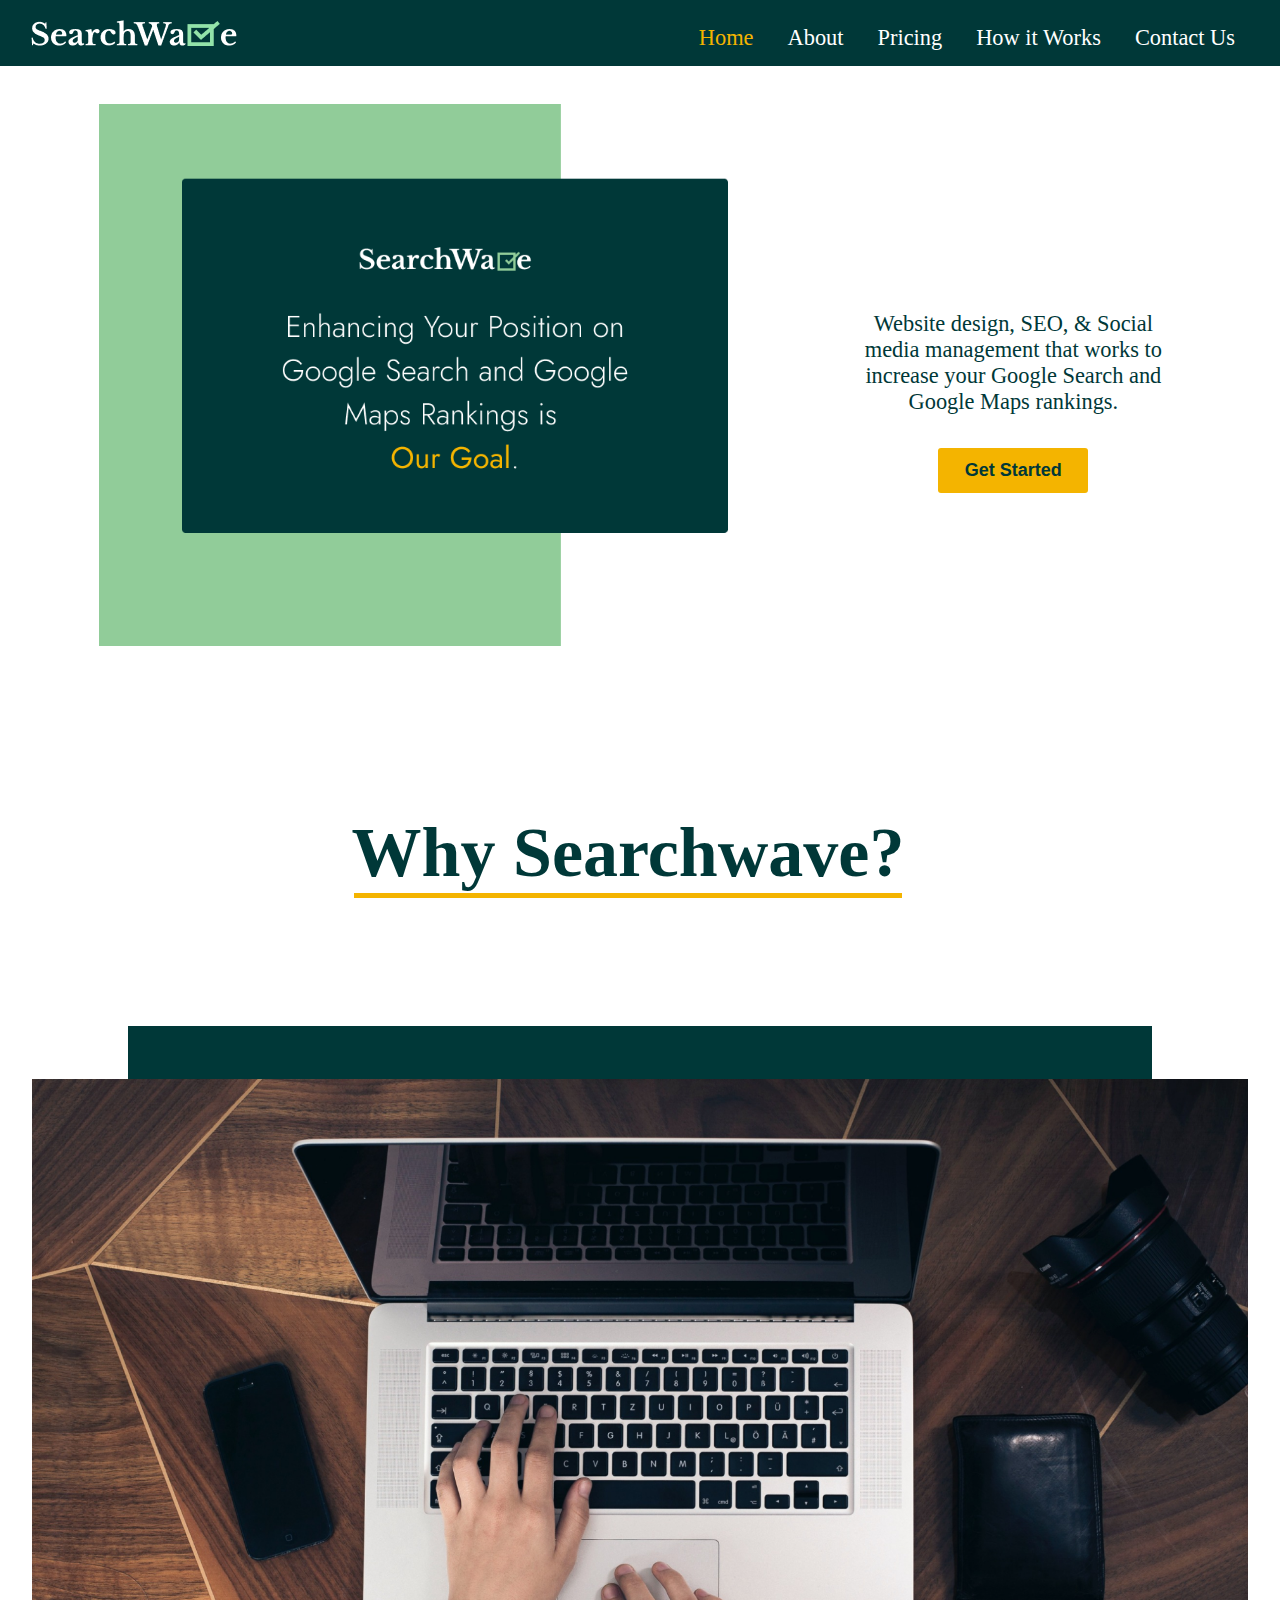
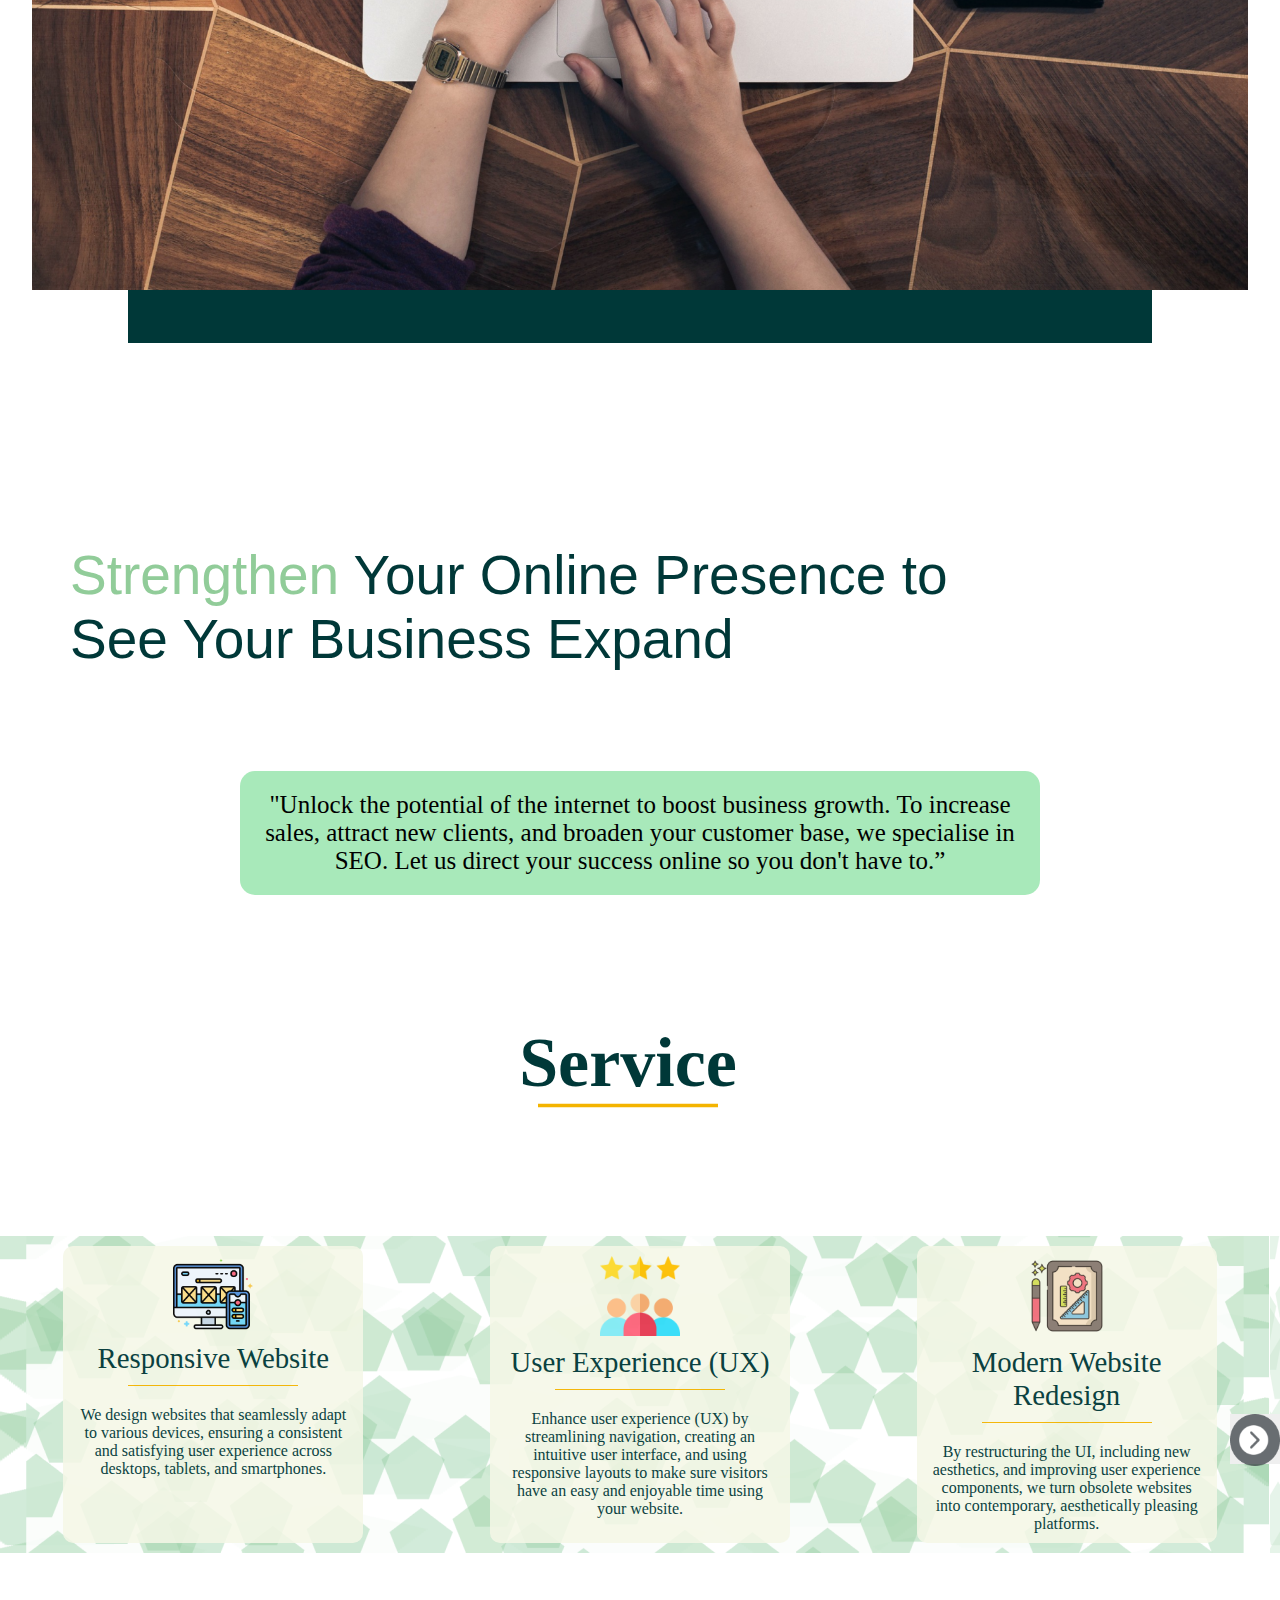
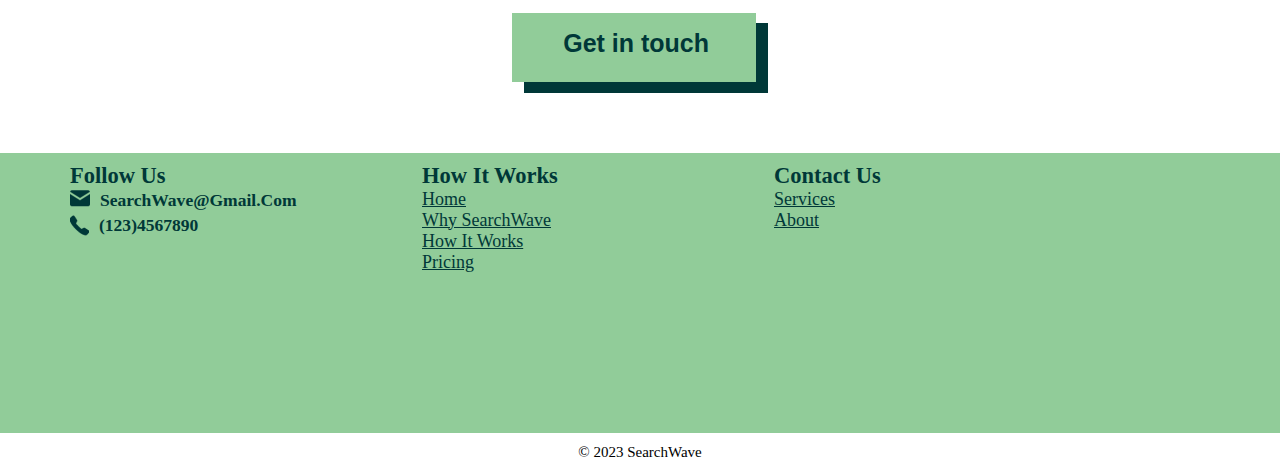
<file: index.html>
<!DOCTYPE html>
<html lang="en">

<head>
    <meta charset="UTF-8">
    <meta name="viewport" content="width=device-width, initial-scale=1.0">
    <link rel="preconnect" href="https://fonts.googleapis.com">
    <link rel="preconnect" href="https://fonts.gstatic.com" crossorigin>
    <link rel="stylesheet" href="style.css">
    <link rel="stylesheet" href="gobel.css">
    <title>Searchwave</title>
</head>

<body>
    <header>
        <div class="logo">
            <img src="image/logosm.png" alt="logo">
        </div>
        <div class="ham" id="menuIcon">
            <div class="bar bar1"></div>
            <div class="bar bar2"></div>
            <div class="bar bar3"></div>
        </div>
        <div class="nav">
            <ul>
                <li><a href="index.html" style="color: #F4B400;">Home</a></li>
                <li><a href="about.html">About</a></li>
                <li><a href="pricing.html">Pricing</a></li>
                <li><a href="howItWorks.html">How it Works</a></li>
                <li><a href="contact.html">Contact Us</a></li>
            </ul>
        </div>
    </header>
    <div class="dropDown" id="dropDownMenu">
        <div class="cancel" id="menuIcon">
            <div class="bar bar1"></div>
            <div class="bar bar2"></div>
        </div>
        <ul>
            <li><a href="index.html" style="color: #fff">Home</a></li>
            <li><a href="about.html">About</a></li>
            <li><a href="pricing.html">Pricing</a></li>
            <li><a href="demo.html">How it Works</a></li>
            <li><a href="contact.html">Contact Us</a></li>
        </ul>
    </div>
    <div class="hero">
        <div class="heroImg">
            <img src="image/heroimg.png" alt="heroImage">
        </div>
        <div class="heroContent">
            <div class="contentBox">
                <p>Website design, SEO, & Social media management that works to increase your Google Search and Google
                    Maps
                    rankings.</p>
            </div>
            <div class="btnBg">
                <button id="getbtn">Get Started</button>
            </div>
        </div>

    </div>
    <div class="whySearchwave">
        <h1>Why Searchwave?</h1>
        <img src="image/line.svg" class="line">
    </div>
    <div class="imgBox">
        <img src="image/imagbg.png" alt="Background Image" class="background-img">
        <img src="image/laptop.png" alt="Laptop Image" class="topImg">
    </div>
    <div class="strengthen-your-online-container">
        <span>Strengthen</span>
        <span class="span"> </span>
        <span class="your-online-presence">Your Online Presence to See Your Business Expand</span>
    </div>
    <div class="rectangle-div">
        <div class="unlock-the-potential">
            <p>
                "Unlock the potential of the internet to boost business growth. To
                increase sales, attract new clients, and broaden your customer base, we
                specialise in SEO. Let us direct your success online so you don't have
                to.”
            </p>
        </div>
    </div>
    <div class="whySearchwave">
        <h1>Service</h1>
        <img src="image/line.svg" style="width: 180px;">
    </div>
    <div class="container">
        <div class="card-container">
            <div class="card card1 showCard">
                <img class="service_icon" src="image/service-responsive.png" width=80px>
                <h1 class="serice-name">Responsive Website</h1>
                <div class="line"></div>
                <p class="service_content">We design websites that seamlessly adapt to various devices, ensuring a
                    consistent and
                    satisfying
                    user experience across
                    desktops, tablets, and smartphones.</p>
            </div>
            <div class="card card2">
                <img class="service_icon" src="image/servise-ux.png" width=80px>
                <h1 class="serice-name">User Experience (UX)</h1>
                <div class="line"></div>
                <p class="service_content">Enhance user experience (UX) by streamlining navigation, creating an
                    intuitive user interface, and using responsive
                    layouts to make sure visitors have an easy and enjoyable time using your website.
                </p>
            </div>
            <div class="card card3">
                <img class="service_icon" src="image/service-modern.png" width=80px>
                <h1 class="serice-name">Modern Website Redesign</h1>
                <div class="line"></div>
                <p class="service_content">By restructuring the UI, including new aesthetics, and improving user
                    experience components, we turn obsolete websites
                    into contemporary, aesthetically pleasing platforms.</p>

            </div>
            <div class="card card4 hidden">
                <img class="service_icon" src="image/service-seo.png" width=80px>
                <h1 class="serice-name">SEO and Performance</h1>
                <div class="line"></div>
                <p class="service_content">We provide a comprehensive SEO solution that includes on-page and off-page
                    optimisation, keyword research, content
                    improvement, and performance optimisation to improve user experience and rankings.
                </p>
            </div>
        </div>
        <button id="show-more-button" class="left-top"><img src="image/button.png" alt="Button Image"
                style="width: 50px;"></button>
        <button id="show-more-button" class="right-top"><img src="image/button2.png" alt="Button Image"
                style="width: 50px;"></button>

    </div>
    <div class="footer">
        <div class="upperFooter">
            <button class="getBtn" id="getbtn">
                <div class="getBtn-child"></div>
                <div class="getBtn-item"></div>
                <a class="get-in-touch" href="contact.html">Get in touch</a>
            </button>
        </div>
        <div class="sitemap">
            <div class="follow-us-parent">
                <h2>Follow Us</h2>
                <div class="mail">
                    <div class="img"><img src="image/mail.png" alt="email"></div>
                    <h3 class="email" style="margin-left:10px;">searchWave@gmail.com</h3>
                </div>
                <div class="phone">
                    <img src="image/phone.png">
                    <h3 style="margin-left:10px;">(123)4567890</h3>

                </div>
            </div>
            <div class="link">
                <h2>How it works</h2>
                <a href="/">Home</a>
                <a href="/">Why SearchWave</a>
                <a href="howItWorks.html">How it works</a>
                <a href="pricing.html">Pricing</a>
            </div>
            <div class="link">
                <h2>Contact Us</h2>
                <a href="/">Services</a>
                <a href="about.html">About</a>
            </div>
        </div>
        <div class="bottom">
            <h5>© 2023 SearchWave</h5>
        </div>

    </div>
    <script src="index.js"></script>
</body>

</html>
</file>
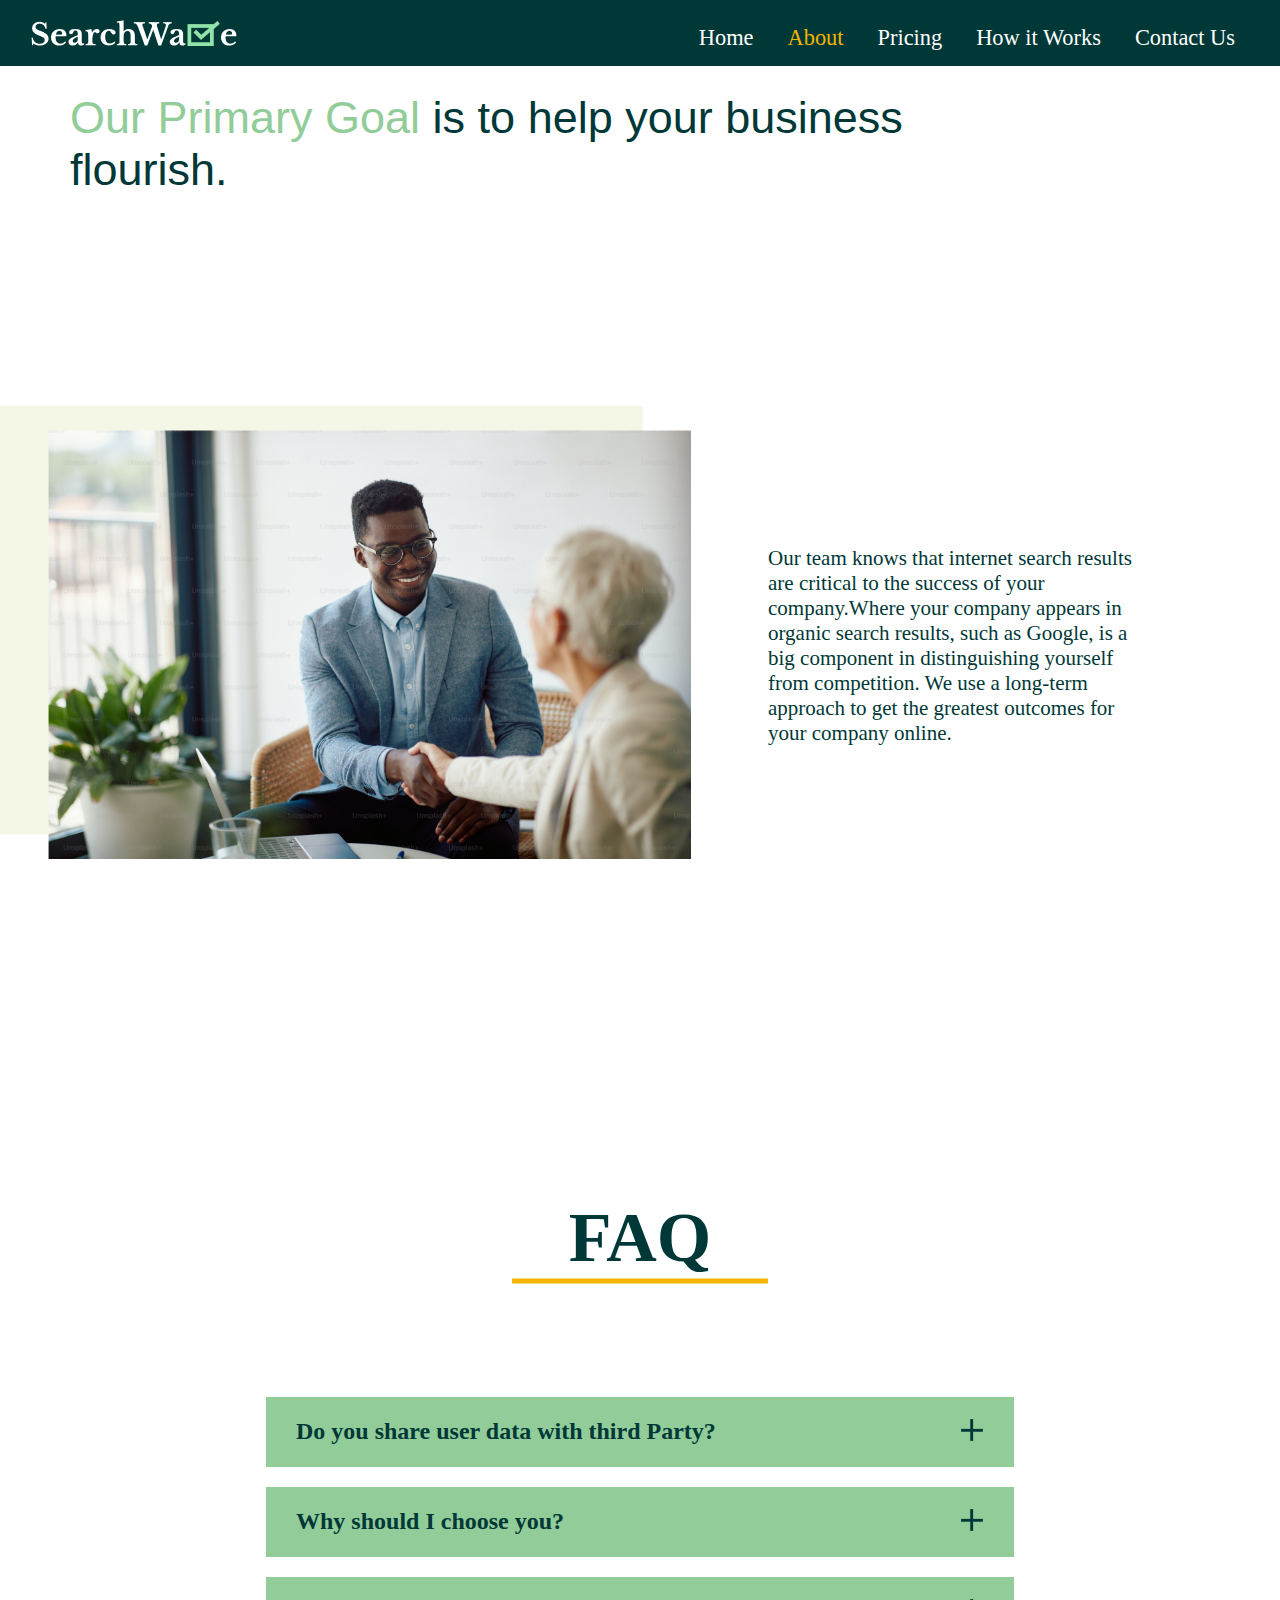
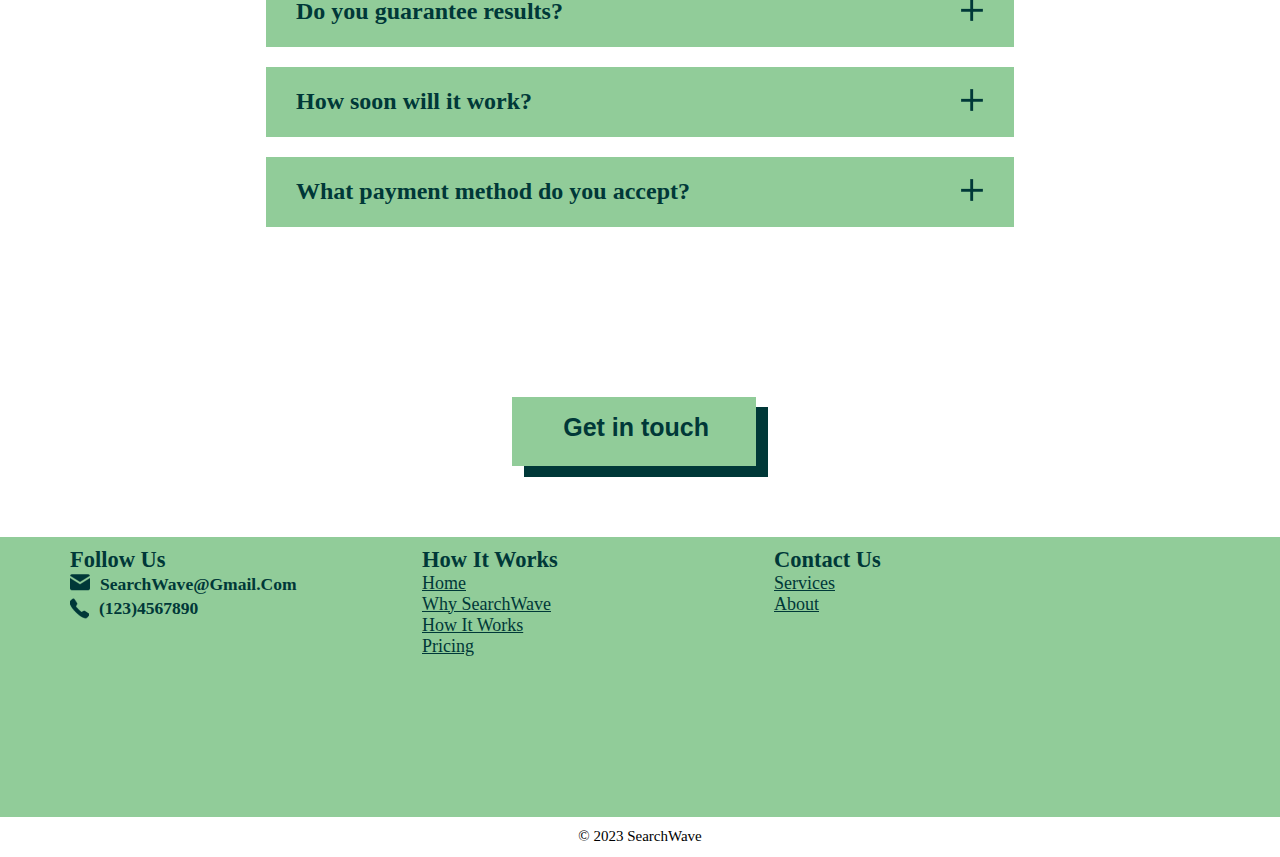
<file: about.html>
<!DOCTYPE html>
<html lang="en">

<head>
    <meta charset="UTF-8">
    <meta name="viewport" content="width=device-width, initial-scale=1.0">
    <link rel="stylesheet" href="about.css">
    <link rel="stylesheet" href="gobel.css">
    <title>About</title>
</head>

<body>
    <header>
        <div class="logo">
            <img src="image/logosm.png" alt="logo">
        </div>
        <div class="ham" id="menuIcon">
            <div class="bar bar1"></div>
            <div class="bar bar2"></div>
            <div class="bar bar3"></div>
        </div>
        <div class="nav">
            <ul>
                <li><a href="index.html">Home</a></li>
                <li><a href="about.html" style="color: #F4B400;">About</a></li>
                <li><a href="pricing.html">Pricing</a></li>
                <li><a href="howItWorks.html">How it Works</a></li>
                <li><a href="contact.html">Contact Us</a></li>
            </ul>
        </div>
    </header>
    <div class="dropDown" id="dropDownMenu">
        <div class="cancel" id="menuIcon">
            <div class="bar bar1"></div>
            <div class="bar bar2"></div>
        </div>
        <ul>
            <li><a href="index.html">Home</a></li>
            <li><a href="about.html" style="color: #fff">About</a></li>
            <li><a href="pricing.html">Pricing</a></li>
            <li><a href="demo.html">How it Works</a></li>
            <li><a href="contact.html">Contact Us</a></li>
        </ul>
    </div>
    <div class="strengthen-your-online-container">
        <span>Our Primary Goal</span>
        <span class="span"> </span>
        <span class="your-online-presence"> is to help your business flourish.</span>
    </div>
    <div class="hero">
        <div class="heroimg"><img src="image/about.png"></div>
        <div class="aboutText">
            Our team knows that internet search results are critical to the success of your company.Where your
            company appears in
            organic search results, such as Google, is a big component in distinguishing yourself from competition.
            We use a
            long-term approach to get the greatest outcomes for your company online.
        </div>
    </div>
    <div class="whySearchwave">
        <h1>FAQ</h1>
        <img src="image/line.svg">
    </div>
    <div class="faqBox">
        <div class="faq-card">
            <div class="question">
                <h2>Do you share user data with third Party?</h2>
                <div class="img">
                    <img src="image/FAQ_add.png" alt="add icon">
                </div>
            </div>
            <div class="answer">
                <p>No, we do not share user data with third parties. Your privacy and data security are our top
                    priorities.</p>
            </div>
        </div>
        <div class="faq-card">
            <div class="question">
                <h2>Why should I choose you?</h2>
                <div class="img">
                    <img src="image/FAQ_add.png" alt="add icon">
                </div>
            </div>
            <div class="answer">
                <p>Our clients find satisfaction in our commitment to delivering on our promises, our accessibility
                    through a simple phone
                    call, and our genuine concern for achieving positive results.</p>
            </div>
        </div>
        <div class="faq-card">
            <div class="question">
                <h2>Do you guarantee results?</h2>
                <div class="img">
                    <img src="image/FAQ_add.png" alt="add icon">
                </div>
            </div>
            <div class="answer">
                <p>We assure our commitment to fulfilling our promises, but we cannot guarantee specific Google
                    placements or results for
                    your website and business, as only Pay-Per-Click ads offer precise placements based on budget.
                    Beware of anyone making
                    contrary claims.</p>
            </div>
        </div>
        <div class="faq-card">
            <div class="question">
                <h2>How soon will it work?</h2>
                <div class="img">
                    <img src="image/FAQ_add.png" alt="add icon">
                </div>
            </div>
            <div class="answer">
                <p>Achieving high organic search rankings involves numerous variables, with visible progress typically
                    evident within a few
                    months. We employ Google Analytics to monitor your website traffic and furnish monthly reports for
                    tracking your
                    advancement.</p>
            </div>
        </div>
        <div class="faq-card">
            <div class="question">
                <h2>What payment method do you accept?</h2>
                <div class="img">
                    <img src="image/FAQ_add.png" alt="add icon">
                </div>
            </div>
            <div class="answer">
                <p>We accept various payment methods, including credit cards, PayPal, and bank transfers, to offer you
                    convenient and
                    flexible options for your payments.</p>
            </div>
        </div>
    </div>
    <!-- Add more FAQ cards as needed -->
    <div class="footer">
        <div class="upperFooter">
            <button class="getBtn">
                <div class="getBtn-child"></div>
                <div class="getBtn-item"></div>
                <a class="get-in-touch" href="contact.html">Get in touch</a>
            </button>
        </div>
        <div class="sitemap">
            <div class="follow-us-parent">
                <h2>Follow Us</h2>
                <div class="mail">
                    <div class="img"><img src="image/mail.png" alt="email"></div>
                    <h3 class="email" style="margin-left:10px;">searchWave@gmail.com</h3>
                </div>
                <div class="phone">
                    <img src="image/phone.png">
                    <h3 style="margin-left:10px;">(123)4567890</h3>

                </div>
            </div>
            <div class="link">
                <h2>How it works</h2>
                <a href="/">Home</a>
                <a href="/">Why SearchWave</a>
                <a href="howItWorks.html">How it works</a>
                <a href="pricing.html">Pricing</a>
            </div>
            <div class="link">
                <h2>Contact Us</h2>
                <a href="/">Services</a>
                <a href="about.html">About</a>
            </div>
        </div>
        <div class="bottom">
            <h5>© 2023 SearchWave</h5>
        </div>

    </div>
</body>
<script src="index.js"></script>

</html>
</file>
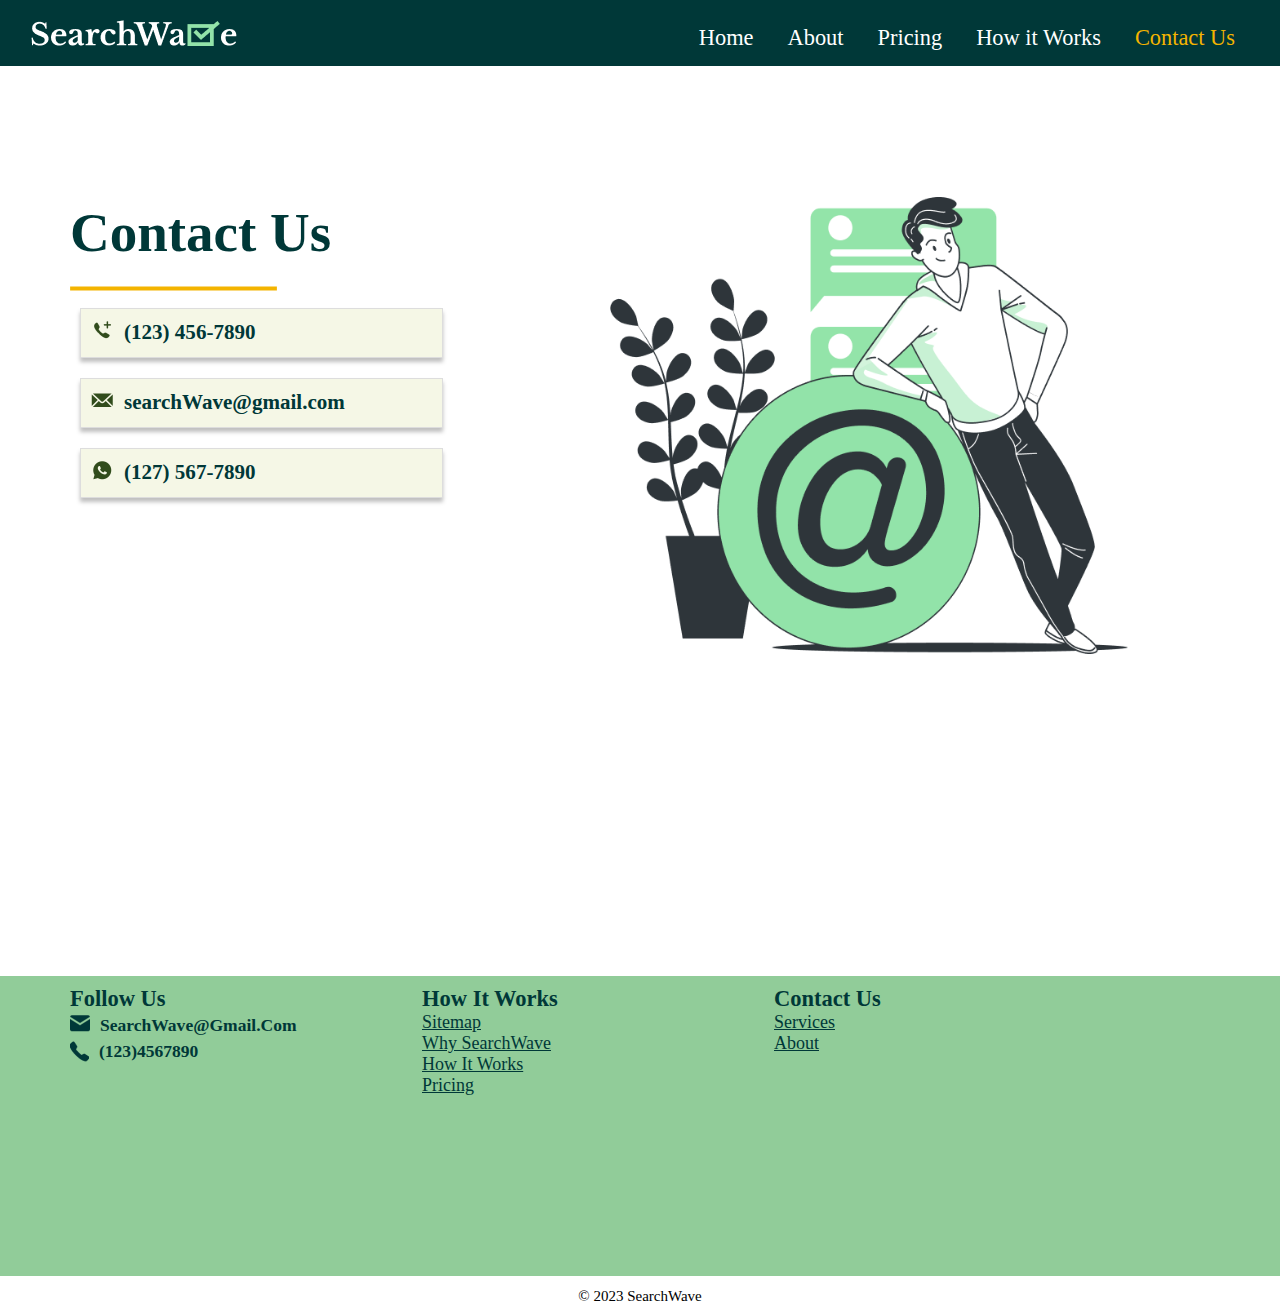
<file: contact.html>
<!DOCTYPE html>
<html lang="en">

<head>
    <meta charset="UTF-8">
    <meta name="viewport" content="width=device-width, initial-scale=1.0">
    <link rel="stylesheet" href="gobel.css">
    <link rel="stylesheet" href="contact.css">
    <title>contact Us</title>
</head>

<body>
    <header>
        <div class="logo">
            <img src="image/logosm.png" alt="logo">
        </div>
        <div class="ham" id="menuIcon">
            <div class="bar bar1"></div>
            <div class="bar bar2"></div>
            <div class="bar bar3"></div>
        </div>
        <div class="nav">
            <ul>
                <li><a href="index.html">Home</a></li>
                <li><a href="about.html">About</a></li>
                <li><a href="pricing.html">Pricing</a></li>
                <li><a href="howItWorks.html">How it Works</a></li>
                <li><a href="contact.html" style="color: #F4B400;">Contact Us</a></li>
            </ul>
        </div>
    </header>
    <div class="dropDown" id="dropDownMenu">
        <div class="cancel" id="menuIcon">
            <div class="bar bar1"></div>
            <div class="bar bar2"></div>
        </div>
        <ul>
            <li><a href="index.html">Home</a></li>
            <li><a href="about.html">About</a></li>
            <li><a href="pricing.html">Pricing</a></li>
            <li><a href="demo.html">How it Works</a></li>
            <li><a href="contact.html" style="color: #fff">Contact Us</a></li>
        </ul>
    </div>
    <section class="hero">
        <div class="contact">
            <div class="whySearchwave">
                <h1>Contact Us</h1>
                <img src="image/line.svg" class="line">
            </div>
            <div class="card">
                <div class="img"><img src="image/contactphone.png" alt="email"></div>
                <h3 class="email" style="margin-left:10px;">(123) 456-7890</h3>
            </div>
            <div class="card">
                <div class="img"><img src="image/contactmail.png" alt="email"></div>
                <h3 class="email" style="margin-left:10px;">searchWave@gmail.com</h3>
            </div>
            <div class="card">
                <div class="img"><img src="image/contactwhatsapp.png" alt="email"></div>
                <h3 class="email" style="margin-left:10px;">(127) 567-7890</h3>
            </div>
        </div>
        <div class="bro"><img src="image/bro.png"></div>

    </section>
    <div class="footer">
        <div class="upperFooter">

        </div>
        <div class="sitemap">
            <div class="follow-us-parent">
                <h2>Follow Us</h2>
                <div class="mail">
                    <div class="img"><img src="image/mail.png" alt="email"></div>
                    <h3 class="email" style="margin-left:10px;">searchWave@gmail.com</h3>
                </div>
                <div class="phone">
                    <img src="image/phone.png">
                    <h3 style="margin-left:10px;">(123)4567890</h3>

                </div>
            </div>
            <div class="link">
                <h2>How it works</h2>
                <a href="/">Sitemap</a>
                <a href="/">Why SearchWave</a>
                <a href="howItWorks.html">How it works</a>
                <a href="pricing.html">Pricing</a>
            </div>
            <div class="link">
                <h2>Contact Us</h2>
                <a href="/">Services</a>
                <a href="about.html">About</a>

            </div>
        </div>
        <div class="bottom">
            <h5>© 2023 SearchWave</h5>
        </div>

    </div>
</body>
<script src="index.js"></script>

</html>
</file>
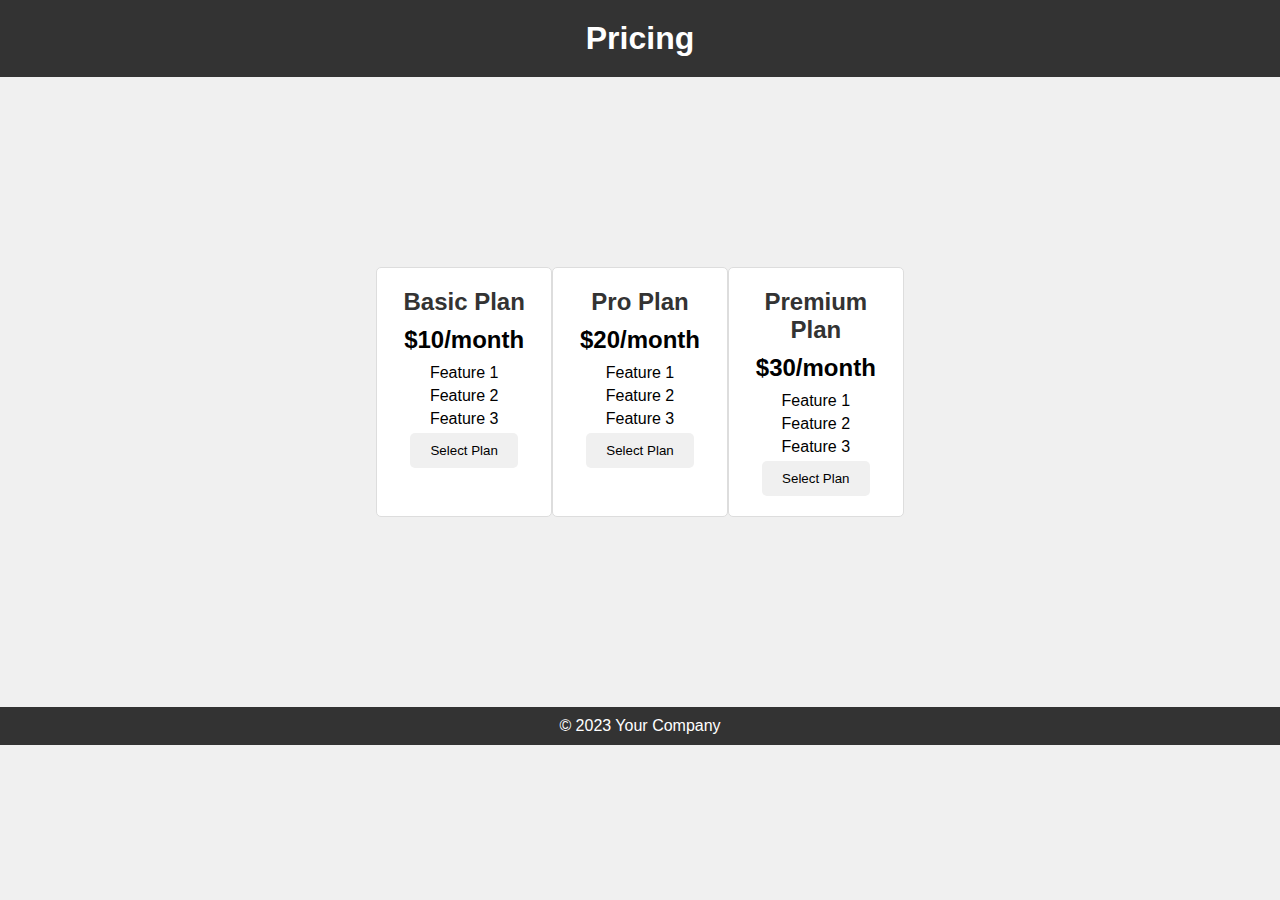
<file: demo1.html>
<!DOCTYPE html>
<html lang="en">

<head>
    <meta charset="UTF-8">
    <meta name="viewport" content="width=device-width, initial-scale=1.0">
    <link rel="stylesheet" href="demo1.css">
    <title>Pricing Page</title>
</head>

<body>
    <header>
        <h1>Pricing</h1>
    </header>

    <main>
        <section class="pricing-plan">
            <div class="plan">
                <h2>Basic Plan</h2>
                <p>$10/month</p>
                <ul>
                    <li>Feature 1</li>
                    <li>Feature 2</li>
                    <li>Feature 3</li>
                </ul>
                <button>Select Plan</button>
            </div>

            <div class="plan">
                <h2>Pro Plan</h2>
                <p>$20/month</p>
                <ul>
                    <li>Feature 1</li>
                    <li>Feature 2</li>
                    <li>Feature 3</li>
                </ul>
                <button>Select Plan</button>
            </div>

            <div class="plan">
                <h2>Premium Plan</h2>
                <p>$30/month</p>
                <ul>
                    <li>Feature 1</li>
                    <li>Feature 2</li>
                    <li>Feature 3</li>
                </ul>
                <button>Select Plan</button>
            </div>
        </section>
    </main>

    <footer>
        <p>&copy; 2023 Your Company</p>
    </footer>
</body>

</html>
</file>
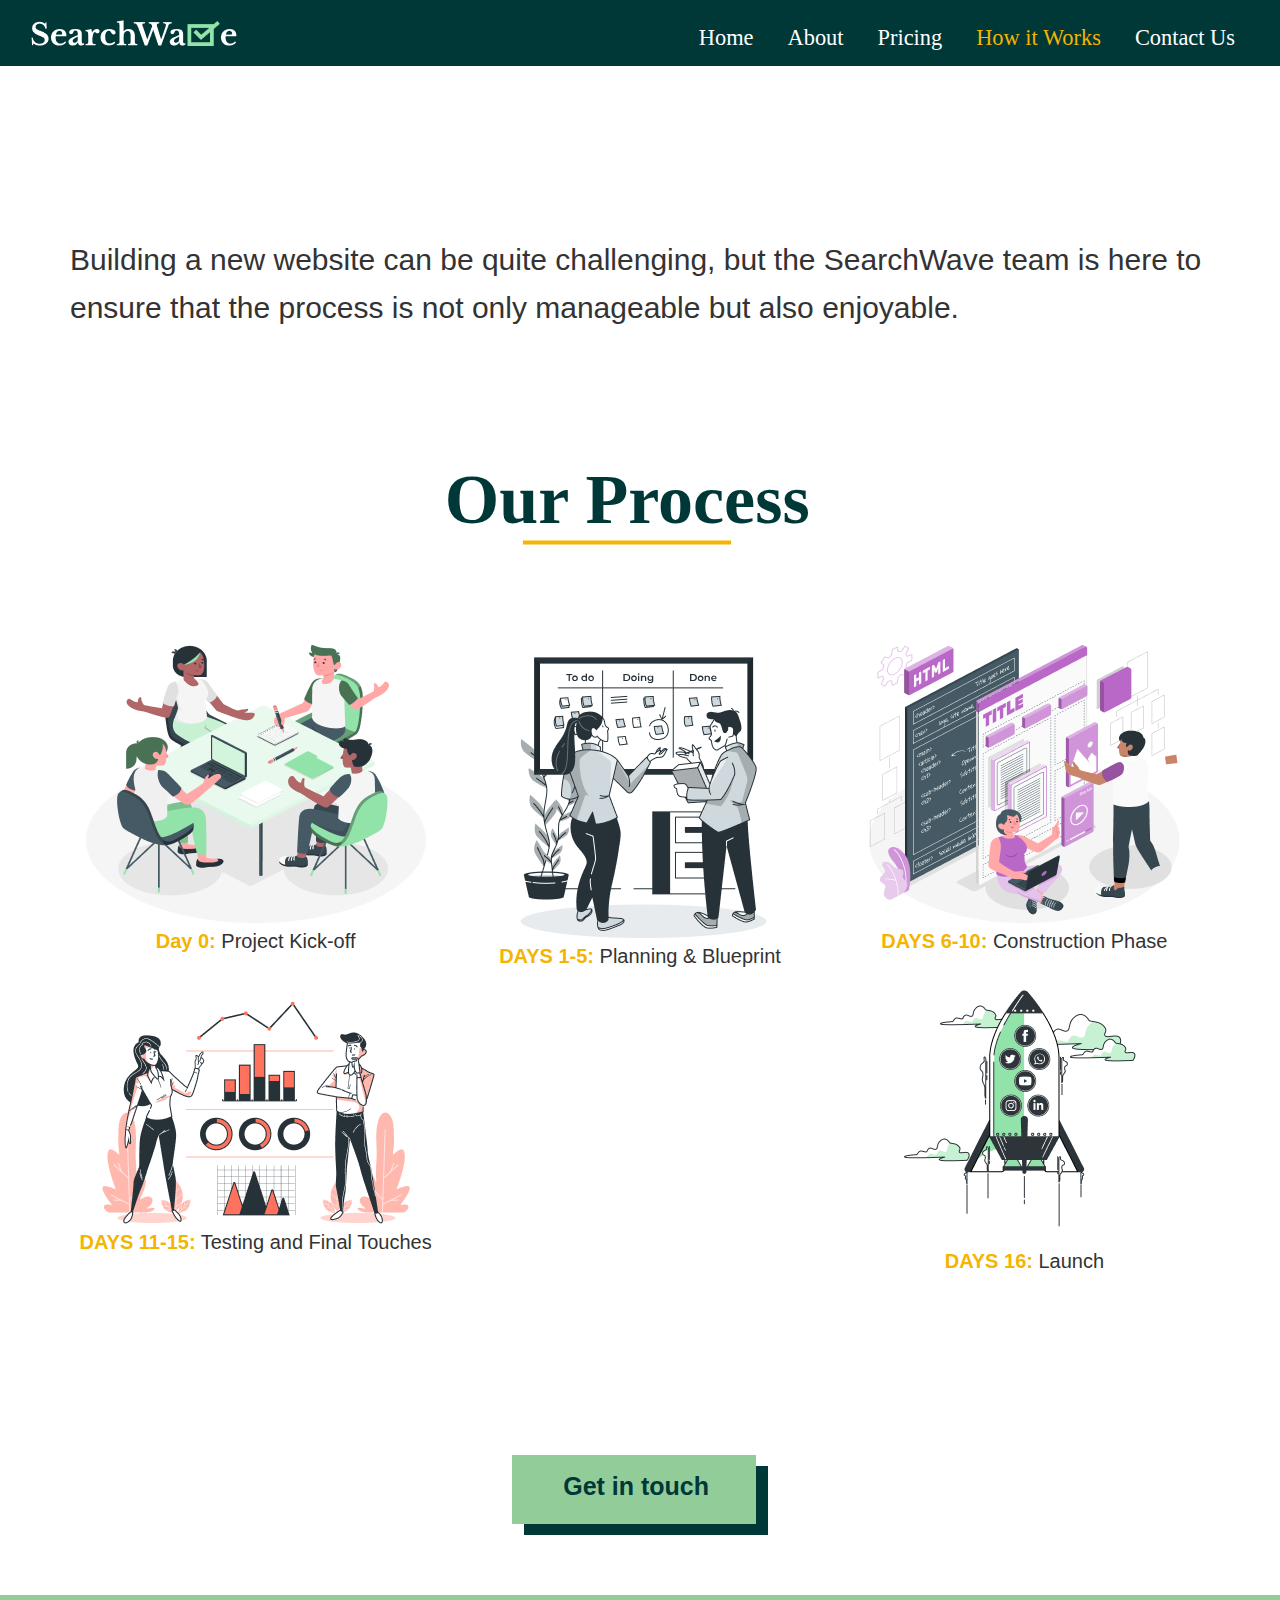
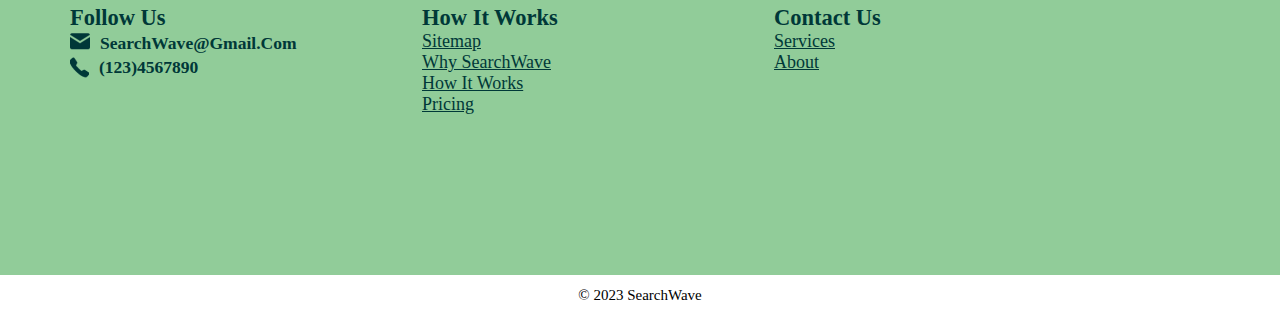
<file: howItWorks.html>
<!DOCTYPE html>
<html lang="en">

<head>
    <meta charset="UTF-8">
    <meta name="viewport" content="width=device-width, initial-scale=1.0">
    <link rel="stylesheet" href="gobel.css">
    <link rel="stylesheet" href="howItworks.css">
    <title>Pricing</title>
</head>

<body>
    <header>
        <div class="logo">
            <img src="image/logosm.png" alt="logo">
        </div>
        <div class="ham" id="menuIcon">
            <div class="bar bar1"></div>
            <div class="bar bar2"></div>
            <div class="bar bar3"></div>
        </div>
        <div class="nav">
            <ul>
                <li><a href="index.html">Home</a></li>
                <li><a href="about.html">About</a></li>
                <li><a href="pricing.html">Pricing</a></li>
                <li><a href="howItWorks.html" style="color: #F4B400;">How it Works</a></li>
                <li><a href="contact.html">Contact Us</a></li>
            </ul>
        </div>
    </header>
    <div class="dropDown" id="dropDownMenu">
        <div class="cancel" id="menuIcon">
            <div class="bar bar1"></div>
            <div class="bar bar2"></div>
        </div>
        <ul>
            <li><a href="index.html">Home</a></li>
            <li><a href="about.html">About</a></li>
            <li><a href="pricing.html">Pricing</a></li>
            <li><a href="demo.html" style="color: #fff">How it Works</a></li>
            <li><a href="contact.html">Contact Us</a></li>
        </ul>
    </div>
    <div class="dropDown" id="dropDownMenu">
        <div class="cancel" id="menuIcon">
            <div class="bar bar1"></div>
            <div class="bar bar2"></div>
        </div>
        <ul>
            <li><a href="index.html">Home</a></li>
            <li><a href="about.html">About</a></li>
            <li><a href="pricing.html" style="color: #fff">Pricing</a></li>
            <li><a href="demo.html">How it Works</a></li>
            <li><a href="contact.html">Contact Us</a></li>
        </ul>
    </div>
    <div class="heading">
        <h1 class="gushing-header">How It Works?</h1>
    </div>
    <div class="para">
        <p class="responsive-paragraph">
            Building a new website can be quite challenging, but the SearchWave team is here to ensure that the process
            is not only
            manageable but also enjoyable.
        </p>
    </div>
    <div class="whySearchwave">
        <h1>Our Process</h1>
        <img src="image/line.svg" class="line">
    </div>
    <div class="process-container">
        <div class="process-step">
            <img src="image/step1.png" alt="Step 1">
            <p><span>Day 0:</span> Project Kick-off</p>
        </div>
        <div class="process-step">
            <img src="image/step2.png" alt="Step 2">
            <p> <span>DAYS 1-5:</span> Planning & Blueprint
            </p>
        </div>
        <div class="process-step">
            <img src="image/step3.png" alt="Step 3">
            <p><span>DAYS 6-10:</span> Construction Phase</p>
        </div>
        <div class="process-step">
            <img src="image/step4.png" alt="Step 4">
            <p><span>DAYS 11-15:</span> Testing and Final Touches
            </p>
        </div>
        <div class="process-step">
            <img src="image/step5.png" alt="Step 5">
            <p><span>DAYS 16:</span> Launch</p>
        </div>
    </div>
    <div class="footer">
        <div class="upperFooter">
            <button class="getBtn">
                <div class="getBtn-child"></div>
                <div class="getBtn-item"></div>
                <a class="get-in-touch" href="contact.html">Get in touch</a>
            </button>
        </div>
        <div class="sitemap">
            <div class="follow-us-parent">
                <h2>Follow Us</h2>
                <div class="mail">
                    <div class="img"><img src="image/mail.png" alt="email"></div>
                    <h3 class="email" style="margin-left:10px;">searchWave@gmail.com</h3>
                </div>
                <div class="phone">
                    <img src="image/phone.png">
                    <h3 style="margin-left:10px;">(123)4567890</h3>

                </div>
            </div>
            <div class="link">
                <h2>How it works</h2>
                <a href="/">Sitemap</a>
                <a href="/">Why SearchWave</a>
                <a href="howItWorks.html">How it works</a>
                <a href="pricing.html">Pricing</a>
            </div>
            <div class="link">
                <h2>Contact Us</h2>
                <a href="/">Services</a>
                <a href="about.html">About</a>
            </div>
        </div>
        <div class="bottom">
            <h5>© 2023 SearchWave</h5>
        </div>

    </div>
</body>
<script src="index.js"></script>

</html>
</file>
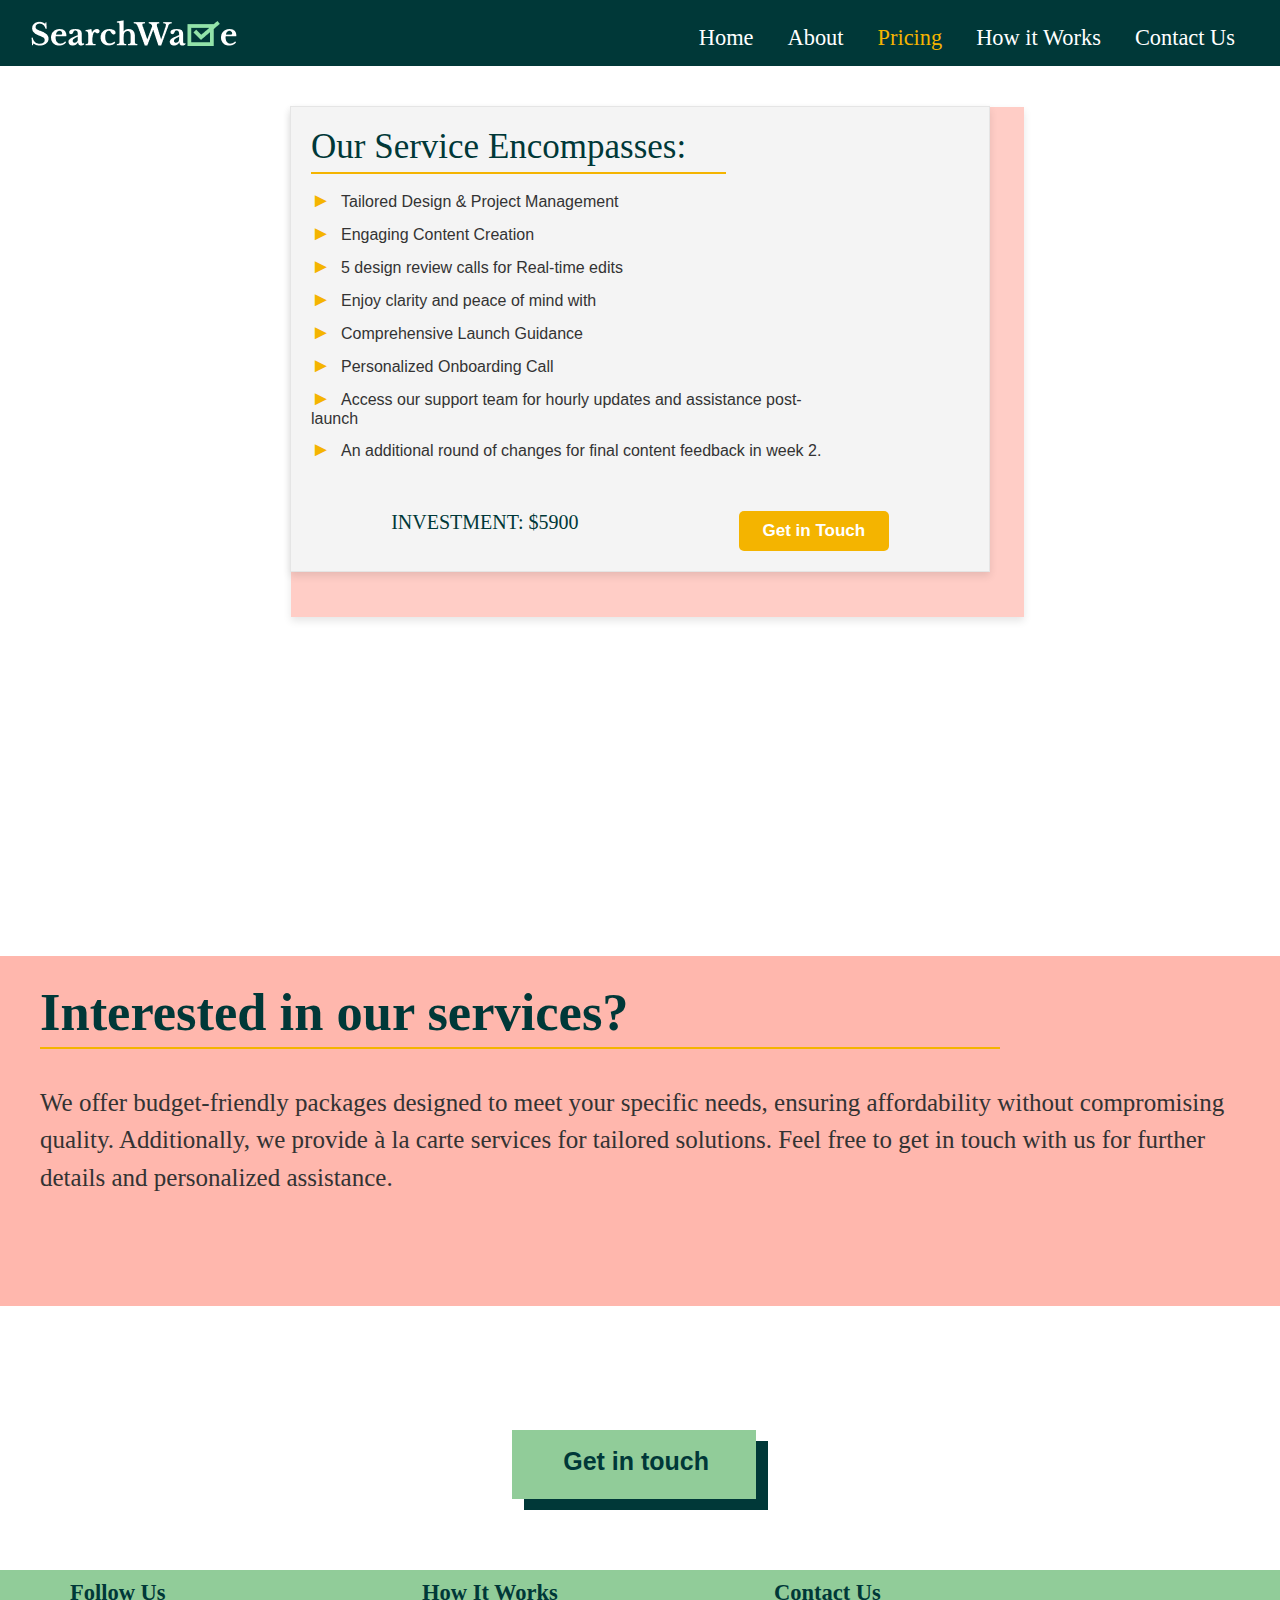
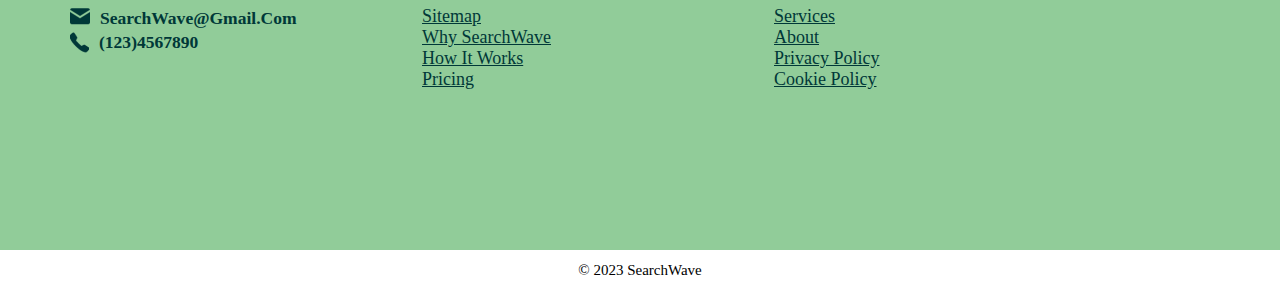
<file: pricing.html>
<!DOCTYPE html>
<html lang="en">

<head>
    <meta charset="UTF-8">
    <meta name="viewport" content="width=device-width, initial-scale=1.0">
    <link rel="stylesheet" href="pricing.css">
    <link rel="stylesheet" href="gobel.css">

    <title>Pricing</title>
</head>

<body>
    <header>
        <div class="logo">
            <img src="image/logosm.png" alt="logo">
        </div>
        <div class="ham" id="menuIcon">
            <div class="bar bar1"></div>
            <div class="bar bar2"></div>
            <div class="bar bar3"></div>
        </div>
        <div class="nav">
            <ul>
                <li><a href="index.html">Home</a></li>
                <li><a href="about.html">About</a></li>
                <li><a href="pricing.html" style="color: #F4B400;">Pricing</a></li>
                <li><a href="howItWorks.html">How it Works</a></li>
                <li><a href="contact.html">Contact Us</a></li>
            </ul>
        </div>
    </header>

    <div class="dropDown" id="dropDownMenu">
        <div class="cancel" id="menuIcon">
            <div class="bar bar1"></div>
            <div class="bar bar2"></div>
        </div>
        <ul>
            <li><a href="index.html">Home</a></li>
            <li><a href="about.html">About</a></li>
            <li><a href="pricing.html" style="color: #fff">Pricing</a></li>
            <li><a href="howItWorks.html">How it Works</a></li>
            <li><a href="contact.html">Contact Us</a></li>
        </ul>
    </div>
    <div class="common-container">
        <div class="pricing-card">
            <div class="background"></div>
            <div class="pricing-details">
                <h2>Our Service Encompasses:</h2>
                <div class="line"></div>
                <ul class="bullet-points">
                    <li>Tailored Design & Project Management</li>
                    <li>Engaging Content Creation</li>
                    <li>5 design review calls for Real-time edits</li>
                    <li>Enjoy clarity and peace of mind with</li>
                    <li>Comprehensive Launch Guidance</li>
                    <!-- Add your additional bullet points here -->
                    <li>Personalized Onboarding Call</li>
                    <li>Access our support team for hourly updates and assistance post-launch</li>
                    <li>An additional round of changes for final content feedback in week 2.</li>

                </ul>
            </div>
            <div class="price-and-button">
                <p class="price">INVESTMENT: $5900</p>
                <button class="attractive-button" href="contact.html">Get in Touch</button>
            </div>

        </div>
    </div>
    <div class="content">
        <h2>Interested in our services?</h2>
        <div class="line"></div>
        <p class="content_para">
            We offer budget-friendly packages designed to meet your specific needs, ensuring affordability without
            compromising
            quality. Additionally, we provide à la carte services for tailored solutions. Feel free to get in touch with
            us for
            further details and personalized assistance.
        </p>

    </div>
    <div class="footer">
        <div class="upperFooter">
            <button class="getBtn">
                <div class="getBtn-child"></div>
                <div class="getBtn-item"></div>
                <a class="get-in-touch" href="contact.html">Get in touch</a>
            </button>
        </div>
        <div class="sitemap">
            <div class="follow-us-parent">
                <h2>Follow Us</h2>
                <div class="mail">
                    <div class="img"><img src="image/mail.png" alt="email"></div>
                    <h3 class="email" style="margin-left:10px;">searchWave@gmail.com</h3>
                </div>
                <div class="phone">
                    <img src="image/phone.png">
                    <h3 style="margin-left:10px;">(123)4567890</h3>

                </div>
            </div>
            <div class="link">
                <h2>How it works</h2>
                <a href="/">Sitemap</a>
                <a href="/">Why SearchWave</a>
                <a href="/">How it works</a>
                <a href="/">Pricing</a>
            </div>
            <div class="link">
                <h2>Contact Us</h2>
                <a href="/">Services</a>
                <a href="/">About</a>
                <a href="/">Privacy Policy</a>
                <a href="/">cookie Policy </a>

            </div>
        </div>
        <div class="bottom">
            <h5>© 2023 SearchWave</h5>
        </div>

    </div>
    <script src="index.js"></script>
</body>

</html>
</file>
<file: style.css>
/*hero image img*/
/* Default styles for large screens */
.hero {
    width: 100%;
    height: 80%;
    display: flex;
    flex-direction: row;
    align-items: center;
    justify-content: center;
    padding:3% 20px;
}

.heroImg,
.heroContent {
    display: flex;
    justify-content: center;
    align-items: center;
    height: 100%;
}
.heroImg {
    width: 70%;
}
.heroImg img{
    width: 80%;
    height: auto;
}
.heroContent {
    width: 40%;
    padding: 20px 40px 0% 0%;
    flex-direction: column;
}
.contentBox{
    width: 100%;
    height: 40%;
    display: flex;
    align-items: center;
    justify-content: center;
    padding: 8%;

}
.heroContent p {
    font-size: 1.4rem;
    color: #003838;
    text-align: center;
    font-family: Jost;
    font-style: normal;
    font-weight: 400;
    line-height: normal;
    width: 90%;
}

.heroContent button {
    width: 15%;
    min-width: 150px;
    height: 45px;
    background-color: #F4B400;
    border: none;
    border-radius: 3px;
    color: #003838;
    font-size: 18px;
    font-weight: 600;
}

.heroContent button:hover {
    background-color: #f4bc22;
    cursor: pointer;
    color: white;
}

.btnBg {
    display: flex;
    flex-direction: column;
    justify-content: center;
    align-items: center;
    background-image: url(image/heroarrow.png);
    background-size: contain; 
        background-repeat: no-repeat;
    width: 100%;
    height: 100%;
    background-position: center;
}

/*why searchwave*/
.whySearchwave{
    display: flex;
    flex-direction: column;
    justify-content: center;
    align-items: center;
    width: 95%;
    margin: 10% 20px;
}
.whySearchwave img{
    margin: 0%;
    width: 45%;
    height: 5px;
}
/*big image*/

.imgBox {
    display: flex;
    justify-content: center;
    align-items: center;
    flex-direction: column;
    position: relative;
    max-width: 100%;
    
    
    /* Ensures the container doesn't overflow its parent */
}

.background-img {
    max-width: 80%;
    /* Ensures the image doesn't overflow its parent */
    height: auto;
    /* Allows the image to maintain its aspect ratio */
}

.topImg {
    max-width: 95%;
    /* Ensures the image doesn't overflow its parent */
    height: auto;
    /* Allows the image to maintain its aspect ratio */
    position: absolute;
    top: 1;
    left: 1;
}

/*content*/
.strengthen-your-online-container {
    font-size: 55px;
    width: 887px;
    color: var(--color-darkseagreen);
    margin-left: 70px;
    margin-top: 200px;
    margin-bottom: 100px;
}
.your-online-presence {
    color: var(--color-darkslategray);
}

/*child content*/
.rectangle-div {
    
    border-radius: 15px;
    background-color: rgba(146, 227, 169, 0.8);
    width: 70%;
    max-width: 800px;
    /* Limit the maximum width for responsiveness */
    margin: 0 auto;
    /* Center horizontally */
    height: auto;
    /* Allow content to determine the height */
    padding: 20px;
    /* Add some padding for better readability on mobile devices */
    display: flex;
    justify-content: center;
    align-items: center;
    text-align: center;
    /* Center text horizontally */
}

.unlock-the-potential {
    font-size: var(--font-size-21xl);
    font-family: Jost;
    font-weight: 400;
    position: relative;
}


/* card design*/
.container {
    position: relative;
}

.card-container {
    display: flex;
    flex-wrap: wrap;
    /* Allow cards to wrap to the next line on smaller screens */
    justify-content: space-around;
    background: url(image/cardBG.png);
    z-index: 1;
}

.card {
    /* Adjust the width to make the cards responsive */
    max-width: 300px;
    /* Set a maximum width for the cards */
    margin: 10px;
    text-align: center;
    border-radius: 10px;
    opacity: 0.95;
    display: flex;
    flex-direction: column;
    align-items: center;
    background-color: #F5F7E6E5;
}

.service_icon {
    margin-top: 10px;
}

.serice-name {
    font-size: 1.8rem;
    /* Adjust font size for responsiveness */
    font-weight: 500;
    /* Adjust font weight for responsiveness */
    margin-top: 10px;
}

.line {
    width: 170px;
    height: 1px;
    background: #F4B400;
    margin: 10px 0;
}

.service_content {
    width: 90%;
    /* Adjust width for responsiveness */
    max-width: 300px;
    /* Set a maximum width for the content */
    color: #003838;
    font-family: Jost;
    font-size: 1rem;
    /* Adjust font size for responsiveness */
    font-weight: 400;
    /* Adjust font weight for responsiveness */
    margin: 10px 0;
}

#show-more-button {
    width: 50px;
    margin: 20px 0;
}
.left-top{
    display: none;
}
.sitemap {
    width: 100%;
    height: 280px;
}
.hidden {
    display: none;
}

@media (max-width: 1103px) {

    /*hero div*/
    .heroContent {
        width: 35%;
    }

    .contentBox {
        width: 100%;
        height: 40%;
    }

    .heroImg {
        width: 80%;
    }

    /*why serchwave*/

    .whySearchwave h1 {
        font-size: 50px;
    }

    .whySearchwave img {
        height: 3px;
        width: 38%;
    }
    /*content*/
    .strengthen-your-online-container {
            font-size: 40px;
            width: 80%;
            margin: 50px auto;
    }
    
}
@media (max-width: 959px) {
    .card{
        width: 290px;
    }
    .hidden{
        display: none;
    }
}
@media (max-width:929px) {
    .hidden {
            display: flex;
    }
    #show-more-button{
        display: none;
    }
}
/* Responsive styles for smaller screens */
@media (max-width: 768px) {

    /*hero div*/
    .hero {
        flex-direction: column;
        height: auto;
    }

    .heroImg {
        width: 90%;
        height: 500px;
        margin-top: 5%;
    }

    .contentBox {
        padding: 0%;
    }

    .heroContent {
        width: 80%;
        padding: 0% 7%;
    }

    .heroContent p {
        font-size: 1.4rem;
        width: 60%;
    }

    .heroContent button {
        width: 30%;
    }

    .btnBg {
        width: 100%;
        height: 300px;
    }
        /*why serchwave*/

    .whySearchwave h1 {
        font-size: 40px;
    }
    /*content*/
    .strengthen-your-online-container {
        font-size: 40px;
    }
    
    /*card design*/
    .card {
            max-width: 300px;
        }
    #show-more-button {
        display: none;
    } 
    
}

@media (max-width:550px) {

    /*hero div*/
    .heroImg{
        height: 400px;
    }
    .heroImg img {
            width: 95%;    
    }
    .heroContent p {
        font-size: 1.5rem;
        width: 100%;
    }

    .heroContent button {
        width: 60%;
    }

 /*why serchwave*/

 .whySearchwave h1 {
     font-size: 30px;
 }
 /*content*/
 .strengthen-your-online-container {
     font-size: 40px;

 }
 .card-container{
    flex-direction: column;
    align-items: center;
 }
 
 
 #show-more-button{
    display: none;
 }
.sitemap{
    margin-top: 20px;
    flex-direction: column;
    width: 100%;
    height: 700px;
}
.mail,.phone {
    height: 30%;
    flex-direction: row;
}
.get-in-touch{
    font-size: 18px;
    left: 15%;
}


}
</file>
<file: gobel.css>
:root {
    --color-darkseagreen: #91cc99;
    --color-darkslategray: #003838;
    --font-size-21xl: 25px;
}
*{
    margin: 0;
    padding: 0;
    box-sizing: border-box;
}
body {
    font-family: 'Jost', 'Franklin Gothic Medium', 'Arial Narrow', Arial, sans-serif;
    width: 100%;
}

/* Header design */
header {
    width:100%;
    height: 15%;
    background-color: var(--color-darkslategray);
    display: flex;
    align-items: center;
    justify-content: space-between;
    padding: 15px 30px;
    font-family:Aria;
}

.logo {
    width: 20%; 
    height: 50%;
}
.ham {
    display: none;
    flex-direction: column;
    cursor: pointer;
}

.bar {
    width: 30px;
    height: 3px;
    background-color: white;
    margin: 3px 0;
    transition: 0.4s;
}
.cancel{
    position: absolute;
    right: 40px;
    top:50px;
    transition: 0.8s;
}
.cancel .bar1 {
    transform: rotate(45deg);
    margin:-6px 1px;
}

.cancel .bar2 {
    transform: rotate(-45deg);
    
}

/* CSS transitions for smooth animation */
.bar {
    transition: transform 0.3s ease;
}

.nav {
    width: 65%;
    height: 50%;
    font-weight: 400;
    margin-top: 10px;
}

.nav li {
    list-style-type: none;
    display: inline;
    margin: 15px;
}

.nav ul {
    flex-direction: column;
    float: right;
}

.nav a {
    text-decoration: none;
    color: white;
    font-size: 1.4rem;
}
.nav ul li a:hover{
    color: #F4B400;
}
.dropDown{
    display: none;
}
.dropDown a{
    text-decoration: none;
    color: var(--color-darkslategray);
    font-size: 1.8rem;
    font-weight: 400;
    
    
}
.dropDown ul{
    list-style-type: none;
}
.dropDown li{
    text-align: center;
    margin-bottom: 7px;
}

/* footer design*/


/*footer get btn*/
.footer {
    width: 100%;
    height: 500px;
}

@keyframes shadow-drop-bottom {
    0% {
        box-shadow: 0 0 0 0 transparent;
    }

    to {
        box-shadow: 0 12px 70px -12px rgb(0 0 0/45%);
    }
}

@keyframes pulsate {
    0% {
        transform: scale(1);
        transform-origin: center center;
        animation-timing-function: ease-out;
    }

    10% {
        transform: scale(0.91);
        animation-timing-function: ease-in;
    }

    17% {
        transform: scale(0.98);
        animation-timing-function: ease-out;
    }

    33% {
        transform: scale(0.87);
        animation-timing-function: ease-in;
    }

    45% {
        transform: scale(1);
        animation-timing-function: ease-out;
    }
}

.getBtn-child,
.getBtn-item {
    position: absolute;
    border: 1px solid var(--color-black);
    box-sizing: border-box;
}

.getBtn-child {
    top: 13.21%;
    right: 0;
    bottom: 0;
    left: 4.58%;
    background-color: var(--color-darkslategray);
}

.getBtn-item {
    top: 0;
    right: 4.58%;
    bottom: 13.21%;
    left: 0;
    background: linear-gradient(#91cc99, #91cc99),
        linear-gradient(#91cc99, #91cc99), linear-gradient(#91cc99, #91cc99),
        linear-gradient(#91cc99, #91cc99), #91cc99;
}

.get-in-touch {
    position: absolute;
    top: 20.75%;
    left: 20%;
    font-size: 25px;
    font-weight: 600;
    font-family: var(--font-jost);
    color: var(--color-darkslategray);
    display: flex;
    text-align: center;
}

.upperFooter {
    width: 100%;
    display: flex;
    height: 200px;
    align-items: center;
    justify-content: center;

}

.getBtn {
    cursor: pointer;
    border: 0;
    padding: 0;
    background-color: transparent;
    position: relative;
    width: 20%;
    height: 80px;
}

.getBtn:hover {
    animation: 1s ease 0s infinite normal none shadow-drop-bottom;
    opacity: 1;
}

.getBtn:active {
    animation: 1s ease 0s infinite normal none pulsate;
    opacity: 1;
}

.btn {
    display: flex;
    justify-content: space-between;
    z-index: 2;
    width: 100%;
    height: 400px;

}

#show-more-button {
    border: none;
    cursor: pointer;
    position: absolute;
    width: 50px;
    height: 50px;
    color: #fff;
    text-align: center;
    line-height: 50px;
}

.left-top {
    top: 50%;
    left: 0;
}

.right-top {
    top: 50%;
    right: 0;
}

h1 {
    color: #003838;
    font-family: Jost;
    font-size: 70px;
    font-style: normal;
    font-weight: 600;
    line-height: normal;
}

h2 {
    white-space: nowrap;
}


/*footer sitemap*/

.sitemap {
    display: flex;
    flex-direction: row;
    gap: 10px;
    flex: 1 0 0;
    align-self: stretch;
    background-color: #91cc99;
    color: #003838;
    font-family: Jost;
    font-size: 15px;
    font-style: normal;
    font-weight: 400;
    line-height: normal;
    text-transform: capitalize;
    padding: 0px 70px;
    width: 100%;
    padding-top: 10px;
}

.follow-us-parent {
    width: 30%;
    height: 30%;

}

.mail,
.phone {
    display: flex;
    align-items: center;
    height: 30%;
}

.link {
    display: flex;
    flex-direction: column;
    width: 30%;
}

.link a {
    font-size: 18px;
    color: #003838;

}

.bottom {
    width: 100%;
    background-color: white;
    height: 40px;
    display: flex;
    justify-content: center;
    align-items: center;
}

.bottom h5 {
    color: #000;
    font-family: Jost;
    font-size: 15px;
    font-style: normal;
    font-weight: 300;
    line-height: normal;
}
.get-in-touch {
    text-decoration: none;
}
/* 1st screen change */
@media (max-width: 1103px) {

    /*header design*/
    
    header {
        flex-direction: column;
        padding: 20px 40px;
        height: auto;
        width:100%;
    }

    .nav {
        width: 100%;
        text-align: center;
    }

    .nav a {
        font-size: 1.2rem;
    }

    .nav ul {
        float: none;
    }
        
    .logo {
        padding-top: 15px;
        height: auto;  
    }

    .logo img {
        width: 200px;
    }

    /* footer */
    .getBtn {
            width: 30%;
    }
    
    .footer,.container {
            width: 100%;
        }
}

/* 2nd screen change */

@media (max-width: 940px) {

    /*header design*/

    header {
            height: 15vh;
            width: 100%;
            background-color: var(--color-darkslategray);
            display: flex;
            align-items: center;
            padding: 0px 20px;
            justify-content: center;
            flex-direction: row;
            font-family: Aria;
        }
    .nav{
        display: flex;
        align-items: center;
        justify-content: space-between;  
        display: none;
        }
    .nav.active {
        display: flex;
    }

    .logo {
    width: 90%;        
    }

    .logo img {
        width: auto;
    }
   .ham{
        display: flex;
   }
   .dropDown{
    width: 100%;
    height: 100%;
    background-color:var(--color-darkseagreen);
    opacity: 95%;
    position: absolute;
    top: 0;
    left:0; 
    display: none;
    align-items: center;
    justify-content: center;
    transition: all 1.5s ease-in-out;
    }
   
    .getBtn {
        width: 40%;
    }
    .sitemap {
        flex-direction: column;
        height: 500px;
        }
    .footer,.container {
            width: 100%;
        }
    .follow-us-parent{
        height: 20%;
    }
}

@media (max-width: 555px) {
    /*header design*/
    header {
        flex-direction: row;
        height: 10vh;
        padding: 0px 0px;
    }
.logo{
    width: 80%;
    padding: 0px 20px;
}
    .nav img {
        width: 30px;
    }

    .logo img {
        width: 150px;
    }
    .ham {
        width: 8%;
    }
 .get-in-touch{
    top: 25%;
    font-size: 18px;
 }
 
}
@media (max-width: 390px) {
.get-in-touch {
        font-size: 15px;
    }
}
</file>
<file: about.css>
.strengthen-your-online-container {
    font-size: 45px;
    width: 887px;
    color: var(--color-darkseagreen);
    margin:0px 70px;
    margin-top: 200px;
    margin-top: 2%;
}

.your-online-presence {
    color: var(--color-darkslategray);
}

.hero{
    width: 100%;
    height: 100vh;
    display: flex;
    flex-direction: row;
    align-items: center;
}
.heroimg{
    width: 60%;
}
.heroimg img{
    width: 90%;
    max-width: 100%;
    margin-right: 60px;
    margin-bottom: 3%;
    
}
.aboutText{
    font-size: 21px;
    width: 30%;
    font-family: Jost;
    font-weight: 400;
    color: #003838;
    display: flex;
    align-items: center;
    
}

/*FAQ design*/
/* Basic styling for the FAQ cards */

.whySearchwave {
    display: flex;
    flex-direction: column;
    justify-content: center;
    align-items: center;
    width: 100%;
    margin: 8% 0px;
    color: #003838;
}

.whySearchwave img {
    margin: 0%;
    width: 20%;
}
.faqBox{
    width: 100vw;
    display: flex;
    flex-direction: column;
    align-items: center;
    margin: 0px 0px 100px 0px;
}
.faq-card {
    margin: 10px;
    padding: 10px;
    margin: 0px 70px;
    width: 60%;
}

.question {
    padding: 0px 30px;
    background-color: #91cc99;
    display: flex;
    flex-direction: row;
    align-items: center;
    justify-content: space-between;
    color: #003838;
    font-family: Jost;
    height: 70px;
    
}

.answer {
    padding: 30px;
    border: 1px solid #ddd;
    display: none;
    font-size: 20px;
    color: rgb(93, 97, 97);
}
/*footer*/
.sitemap {
    width: 100%;
    height: 280px;
}

.follow-us-parent {
    width: 30%;

}

.mail,
.phone {
    display: flex;
    align-items: center;
    height: 20%;
}

.link {
    display: flex;
    flex-direction: column;
    width: 30%;
}

.link a {
    font-size: 18px;
    color: #003838;

}

.bottom {
    width: 100%;
    background-color: white;
    height: 40px;
    display: flex;
    justify-content: center;
    align-items: center;
}

.bottom h5 {
    color: #000;
    font-family: Jost;
    font-size: 15px;
    font-style: normal;
    font-weight: 300;
    line-height: normal;
}
/*get button*/
.footer {
    width: 100%;
    height: 500px;
}

@keyframes shadow-drop-bottom {
    0% {
        box-shadow: 0 0 0 0 transparent;
    }

    to {
        box-shadow: 0 12px 70px -12px rgb(0 0 0/45%);
    }
}

@keyframes pulsate {
    0% {
        transform: scale(1);
        transform-origin: center center;
        animation-timing-function: ease-out;
    }

    10% {
        transform: scale(0.91);
        animation-timing-function: ease-in;
    }

    17% {
        transform: scale(0.98);
        animation-timing-function: ease-out;
    }

    33% {
        transform: scale(0.87);
        animation-timing-function: ease-in;
    }

    45% {
        transform: scale(1);
        animation-timing-function: ease-out;
    }
}

.getBtn-child,
.getBtn-item {
    position: absolute;
    border: 1px solid var(--color-black);
    box-sizing: border-box;
}

.getBtn-child {
    top: 13.21%;
    right: 0;
    bottom: 0;
    left: 4.58%;
    background-color: var(--color-darkslategray);
}

.getBtn-item {
    top: 0;
    right: 4.58%;
    bottom: 13.21%;
    left: 0;
    background: linear-gradient(#91cc99, #91cc99),
        linear-gradient(#91cc99, #91cc99), linear-gradient(#91cc99, #91cc99),
        linear-gradient(#91cc99, #91cc99), #91cc99;
}

.get-in-touch {
    position: absolute;
    top: 20.75%;
    left: 16.34%;
    font-size: 25px;
    font-weight: 600;
    font-family: var(--font-jost);
    color: var(--color-darkslategray);
    text-align: left;
}

.upperFooter {
    width: 100%;
    display: flex;
    height: 200px;
    align-items: center;
    justify-content: center;
}

.getBtn {
    cursor: pointer;
    border: 0;
    padding: 0;
    background-color: transparent;
    position: relative;
    width: 20%;
    height: 80px;
}

.getBtn:hover {
    animation: 1s ease 0s infinite normal none shadow-drop-bottom;
    opacity: 1;
}

.getBtn:active {
    animation: 1s ease 0s infinite normal none pulsate;
    opacity: 1;
}
@media (max-width: 1103px) {
    .strengthen-your-online-container {
            font-size: 45px;
            width: 80%;
            /* Adjust the width for smaller screens */
            margin: 50px auto;
            /* Center the container horizontally and provide vertical spacing */
        }
    .hero{
        flex-direction: column;
    }
    .aboutText{
        font-size: 28px;
        width: 80%;
    }
    .heroimg{
    width: 80%;
    }
    .heroimg img{
    margin: 0px;
    margin-bottom: 50px;
    }
    .question h2{
        font-size: 20px;
    }
    
}


/* Media query for tablet-sized screens */
@media (max-width: 768px) {
    .faq-card {
        padding: 10px;
        margin: 10px 0;
        width: 70%;
    }

    .question {
        padding: 10px;
        font-size: 1.2rem;
        max-height: 50px;
    }
    
    .answer {
        padding: 10px;
        font-size: 15px;
    }
    .hero{
        height: 85vh;
    }
    .aboutText{
        font-size: 25px;
    }
    .whySearchwave h1{
        font-size: 55px;
    }
    .question img{
        width: 18px;
    }
}

/* Media query for mobile-sized screens */
@media (max-width: 576px) {
    .hero{
        height: 80vh;
    }
    .faq-card{
        width: 75%;

    }
    .question {
        padding: 5px;
        font-size: 1rem;
    }
    .question h2{
        font-size: 15px;
    }
    .answer {
        padding: 5px;
        font-size: 12px;
    }
    .strengthen-your-online-container {
        font-size: 30px;
        margin: 20px auto; /* Center the container and reduce vertical spacing */
    }
    .aboutText {
    font-size: 20px;
    }
    .whySearchwave{
    width: 100%;
    margin: 0px;
    }
    .whySearchwave h1{
        font-size: 40px;
    }
    .heroimg{
    width: 90%;
    }
    .heroimg img{
    margin-bottom: 20px;
    }

}
@media (max-width:424px) {
    .question h2 {
            font-size: 11px;
        }
}
@media (max-width:370px){
    .question img {
            width: 15px;
        }
}
</file>
<file: contact.css>
/* Basic styling for the card layout */
.hero{
    width: calc(100vw - 140px);
    height: 70vh;
    margin: 40px 70px;
    display: flex;
    flex-direction: row;
    align-items: center;
}
.bro{
    width: 60%;
}
.bro img{
    width: 95%;
    height: 100%;
}
.contact{
    width: 50%;
    height: 70%;
    display: flex;
    flex-direction: column;
}
.card {
    border: 1px solid #ddd;
    margin: 10px;
    padding: 10px;
    width: 70%;
    height: 50px;
    background: #F5F7E6;
    box-shadow: 0px 4px 4px 0px rgba(0, 0, 0, 0.25);
    display: flex;
    align-items: center;
    color: #003838;
    font-family: Jost;
    font-size: 18px;
    
}
/*heading */
.whySearchwave {
    width: 100%;
    font-size: 30px;
    color: var(--color-darkslategray);
    font-family: jost;
}
.whySearchwave h1{
    font-size: 55px;
}
.whySearchwave img {
    width: 40%;
}
.sitemap{
    height:300px;
}
@media (max-width: 1130px) {
    .sitemap{
        height:400px;
     }
    .card{
    width: 80%;
    font-size: 15px;
    }
}

@media (max-width: 768px) {
     .hero{
        flex-direction: column-reverse;
        height: auto;
     }
     .bro{
        width: 100%;
     }
     .contact{
        margin-top: 50px;
        width: 70%;
     }
     .card{
        width: 80%;
        height: 55px;
     }
     
     .whySearchwave{
        display: none;
     }
     .sitemap{
        height:400px;
     }
}
@media (max-width:550px) {
    .sitemap{
        height: 600px;
    }
    .contact{
        width: 100%;
    }
    .card{
        font-size: 15px;
        width: 100%;
    }
}
@media (max-width:377px) {
    .card{
        font-size: 11px;
    }
}
</file>
<file: demo1.css>
* {
    margin: 0;
    padding: 0;
    box-sizing: border-box;
}

body {
    font-family: Arial, sans-serif;
    background-color: #f0f0f0;
}

header {
    background-color: #333;
    color: white;
    text-align: center;
    padding: 20px;
}

main {
    display: flex;
    justify-content: center;
    align-items: center;
    min-height: 80vh;
}

.pricing-plan {
    display: flex;
    justify-content: space-around;
}

.plan {
    background-color: white;
    padding: 20px;
    border: 1px solid #ddd;
    border-radius: 5px;
    text-align: center;
}

.plan h2 {
    color: #333;
}

.plan p {
    font-weight: bold;
    font-size: 24px;
    margin: 10px 0;
}

ul {
    list-style: none;
    padding: 0;
}

li {
    margin: 5px 0;
}

button {
    background-color: #f0f0f0;
    padding: 10px 20px;
    border: none;
    border-radius: 5px;
    cursor: pointer;
    transition: background-color 0.3s;
}

button:hover {
    background-color: #333;
    color: white;
}

footer {
    background-color: #333;
    color: white;
    text-align: center;
    padding: 10px;
}
/* For screens with a maximum width of 768px */
@media (max-width: 768px) {
    main {
        flex-direction: column;
    }

    .pricing-plan {
        flex-direction: column;
    }

    .plan {
        margin: 10px 0;
        max-width: 90%;
    }

    .plan p {
        font-size: 20px;
    }
}

/* For screens with a minimum width of 769px */
@media (min-width: 769px) {
    main {
        min-height: 70vh;
    }

    .pricing-plan {
        max-width: 1200px;
    }

    .plan {
        flex: 1;
    }
}
</file>
<file: howItworks.css>
.heading{
    display: flex;
    height: 10vh;
    overflow: hidden;
    font-family: Arial, sans-serif;
    margin:40px 70px;
}
.gushing-header {
    font-size: 3.8rem;
    color: transparent;
    white-space: nowrap;
    overflow: hidden;
    width: 0;
    animation: gushing 1s steps(20) forwards;
}
@keyframes gushing {
    to {
        color: #003838;
        width: 45%;
    }
}

/*intro para*/
.para {
     font-family: 'Roboto', Arial, sans-serif;
     margin:0 70px;
}

.responsive-paragraph {
    font-size: 30px;
    line-height: 1.6;
    color: #333;
}
/*why searchwave*/
.whySearchwave {
    display: flex;
    flex-direction: column;
    justify-content: center;
    align-items: center;
    width: 98%;
    margin-top: 10%;
}

.whySearchwave img {
    margin: 0%;
    width: 30%;
    height: 5px;
}
/* styles.css */
.process-container {
    display: flex;
    flex-wrap: wrap;
    justify-content: space-between;
    max-width: 90%;
    /* Adjust the max width as needed */
    margin: 0 auto;
    padding: 100px 0px;
}

.process-step {
    width: calc(35% - 20px);
    margin-bottom: 20px;
    text-align: center;
    box-sizing: border-box;
    
}

.process-step img {
    max-width: 100%;
    height: auto;
}
.process-step p {
    font-size: 20px;
    font-weight: 400;
    line-height: 1.4;
    color: #333;
    /* Text color */
}
.process-step p span{
    color: #F4B400;
    font-weight: 800;
}
.sitemap {
    width: 100%;
    height: 280px;
}
@media (max-width:1096px) {
    .whySearchwave img {
            height: 3px;
            width: 38%;
        }
    @keyframes gushing {
            to {
                color: #003838;
                width: 60%;
            }
        }

}
/* Add more media queries for smaller screens if necessary */
/* Media query for responsiveness */
@media (max-width: 768px) {
    .whySearchwave h1 {
            font-size: 40px;
        }
    .process-step {
        width: calc(50% - 20px);
    }
    .process-step p {
        font-size: 14px; /* Adjust font size for smaller screens */
    }
    .gushing-header {
        font-size: 3rem;
    }
    .responsive-paragraph {
    font-size: 20px;
    }
    @keyframes gushing {
        to {
            color: #003838;
            width: 85%;
        }
    }
}

@media (max-width: 576px) {
    .para{
        margin: 0px 30px;
    }
    .whySearchwave h1 {
     font-size: 30px;
    }
    .process-container {
        padding: 100px 0;
    }

    .process-step {
        width: calc(100% - 20px);
        margin-top: 50px;
    }

    .process-step p {
        font-size: 14px; /* Adjust font size for smaller screens */
    }
    .gushing-header {
        font-size: 2rem;
    }
    .responsive-paragraph {
        font-size: 18px;
    }
    .sitemap{
    margin-top: 20px;
    flex-direction: column;
    width: 100%;
    height: 700px;
}
    .heading{
            margin:20px 25px;
        }
    @keyframes gushing {
        to {
            color: #003838;
            width: 100%;
        }
    }
    
}
</file>
<file: pricing.css>
.common-container {
    position: relative;
}
.dropDown {
    z-index: 1;
    
}

/* Updated CSS for the pricing card */
.pricing-details h2 {
    color: #333;
    font-size: 35px;
    color: #003838;
    font-family: Jost;
    font-style: normal;
    font-weight: 300;
    line-height: normal;
}
.line{
    width: 80%;
    background-color: #F4B400;
    height: 2px;
    margin-top: 5px;
    margin-bottom: 15px;
}
.pricing-card {
    display: flex;
    background-color: #F4F4F4;
    border: 1px solid #E5E5E5;
    box-shadow: 0 4px 8px rgba(0, 0, 0, 0.1);
    max-width: 700px;
    margin: 40px auto;
    position: relative;
    transition: transform 0.2s;
    flex-direction: column;
}


/* Updated CSS for the background div */

.background {
    position: absolute;
    top: 40;
    right: 20;
    width: 105%;
    height: 510px;
    /* Adjust the width as needed */
    background-color: hsl(7, 100%, 68%,35%);
    z-index: -1;
    /* To make it look like cards */
    box-shadow: 0 4px 8px rgba(0, 0, 0, 0.1);
}

.pricing-details {
    flex: 2;
    padding: 20px;
    text-align: left;
    width: 80%;
}



.bullet-points {
    text-align: left;
    padding: 20px 0;
}

.bullet-points ul {
    list-style-type: disc;
    color: #333;
    font-size: 18px;
    padding-left: 20px;
}

.price-and-button {
    flex: 1;
    padding: 20px;
    width: 100%;
    display: flex;
    flex-direction: row;
    justify-content: space-around;
}

.price {
    color: #003838;
    font-family: Jost;
    font-size: 20px;
    font-style: normal;
    font-weight: 400;
    line-height: normal;
}


ul.bullet-points {
    list-style: none;
    /* Remove default bullet points */
    padding: 0;
    margin: 0;
}
ul.bullet-points li::before {
    content: "\2022";
    /* Use a custom bullet character, in this case, a solid circle */
    color: #FFC0CB;
    /* Color of the bullet */
    font-size: 20px;
    /* Adjust the size of the bullet as needed */
    padding-right: 10px;
    /* Space between the bullet and the text */
    display: inline-block;
    width: 1em;
    /* Adjust the width of the space */
}

ul.bullet-points {
    list-style: none;
    padding: 0;
    margin: 0;
}

ul.bullet-points li {
    margin-bottom: 10px;
    color: #333;
}

ul.bullet-points li::before {
    content: "►";
    /* Use the right angle quotation mark */
    color: #F4B400;
    font-size: 20px;
    padding-right: 10px;
    display: inline-block;
    width: 1em;
}

/* get in touch btn*/
.attractive-button {
    border: none;
    display: inline-block;
    background-color: #F4B400;
    color: #FFF;
    padding: 10px 20px;
    border-radius: 5px;
    font-weight: bold;
    font-size: 17px;
    width: 150px;
    height: 40px;
    transition: background-color 0.3s;
    
}

.attractive-button:hover {
    background-color: #f3ba50;
}
.content {
    margin-top: 30%;
    background-color: hsl(7, 100%, 68%, 50%);
    width: 100%;
    height: 350px;
    color: #003838;
    font-family: Jost;
    font-size: 35px;
    font-style: normal;
    font-weight: 400;
    padding: 2% 40px;
    margin-bottom: 5%;
}

.content_para {
    font-size: 25px;
    line-height: 1.5;
    color: #333;
    text-align: left;
    padding: 20px 0;
    max-width: 100%;
}
.sitemap {
    width: 100%;
    height: 280px;
}

/* Add media queries for responsiveness */
@media (max-width: 768px) {
    .pricing-card {
        max-width: 90%;
        /* Adjust as needed */
    }

    .background {
        display: none;
    }

    .pricing-details {
        width: 100%;
    }

    .bullet-points {
        padding: 15px 0;
        /* Increase padding for better spacing on smaller screens */
    }
    .pricing-details h2 {
        font-size: 23px; /* Adjust the font size for smaller screens */
    }
    .content{
    padding: 2% 20px;
    }
    .content_para{
        font-size: 23px;
        line-height: 1.4;
    }
    .content h2{
        font-size: 30px;
    }
}
@media (max-width:550px){
    .price-and-button {
            flex-direction: column;
            align-items: center;
        }
    .price{
        margin-bottom: 20px;
    }
    .content{
        height: 400px;
    }
    .content_para{
        font-size: 20px;
        line-height: 1.4;
    }
    .content h2{
        font-size: 25px;
    }
}
</file>
